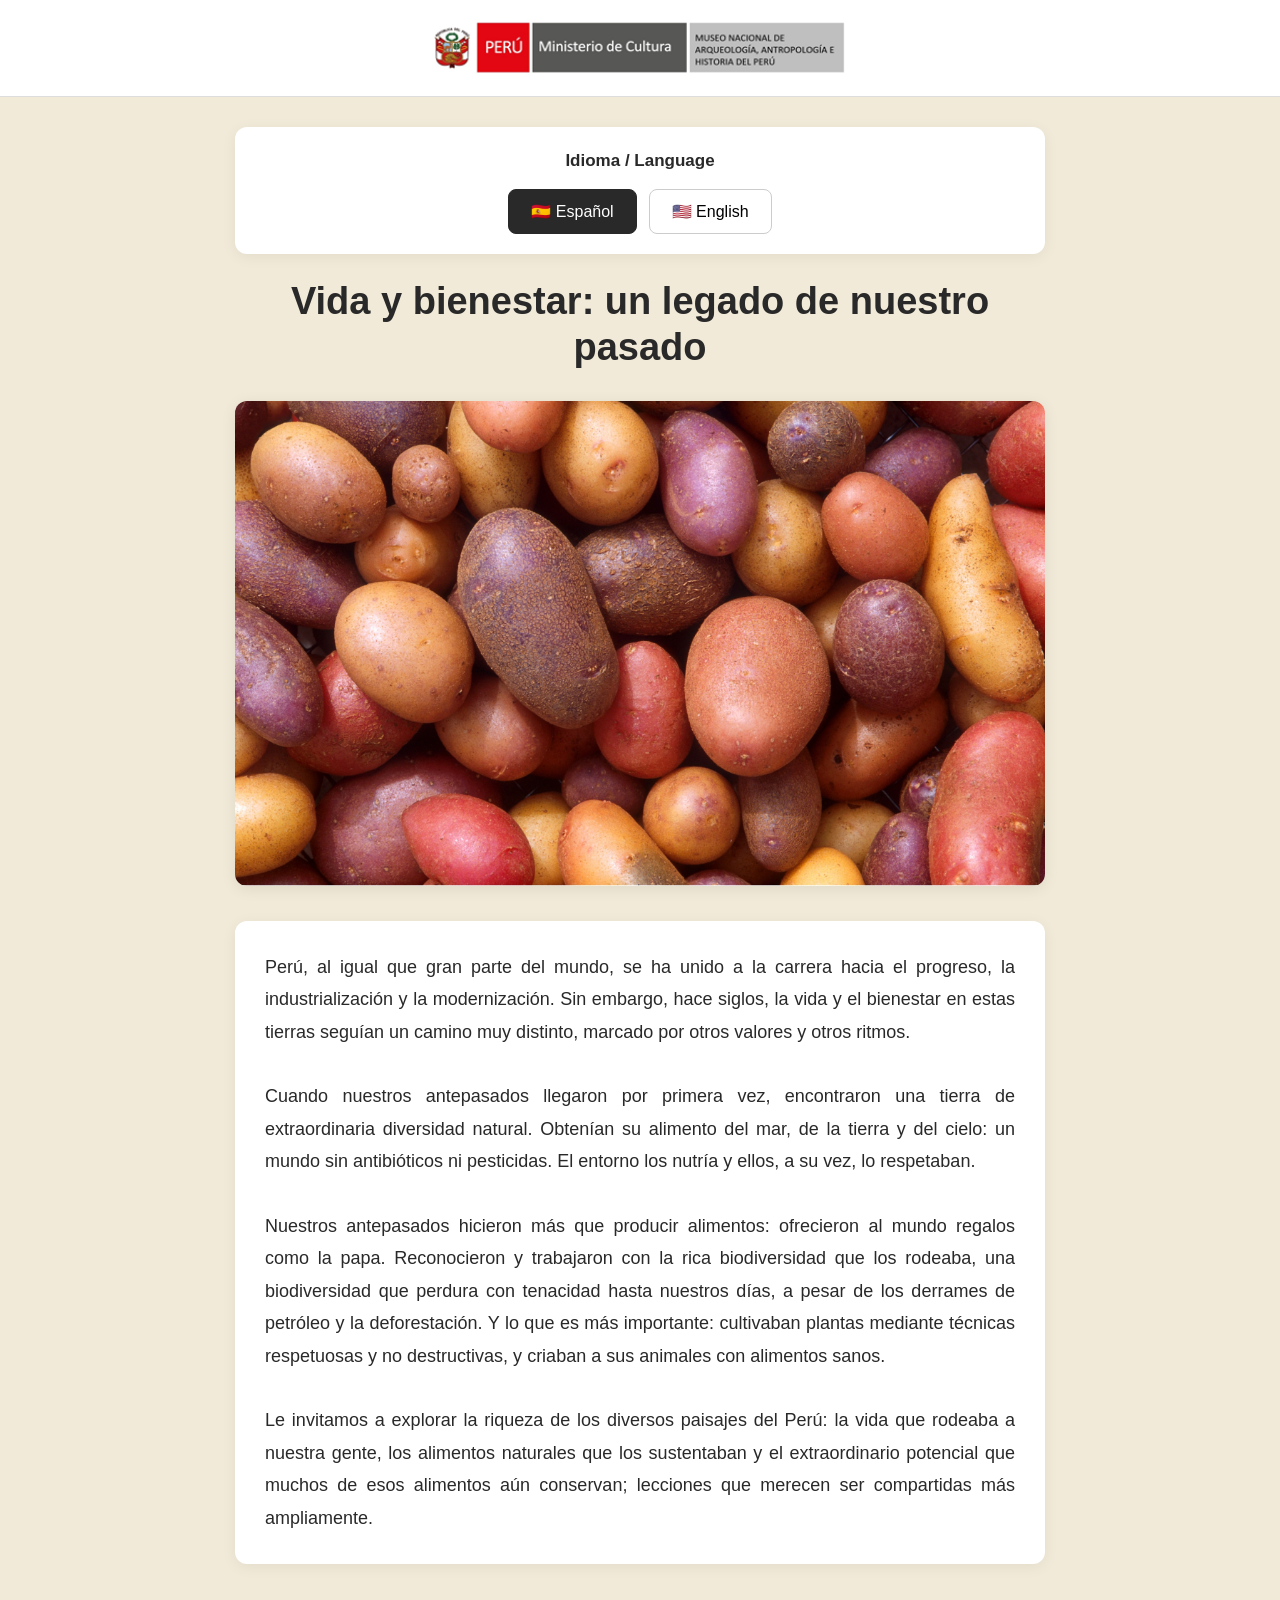
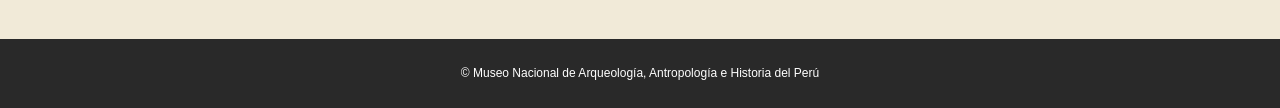
<file: panel.html>
<!DOCTYPE html>
<html lang="es">

<head>

    <meta charset="UTF-8">

    <meta 
        name="viewport" 
        content="width=device-width, initial-scale=1.0"
    >

    <meta 
        name="description" 
        content="Información digital de la exposición del museo"
    >

    <title>Exposición - Museo</title>

    <link rel="stylesheet" href="css/estilos.css">

</head>

<body>

    <header class="header">

        <img 
            src="img/logo.png"
            alt="Logo del museo"
            class="logo-header"
        >

    </header>


    <main class="contenedor">

        <!-- SELECTOR DE IDIOMA -->

        <section class="idioma-section">
            <h2>
                Idioma / Language
            </h2>
            <div class="idiomas">

                <button 
                    id="btnEspanol"
                    class="idioma-btn activo"
                    onclick="cambiarIdioma('es')"
                >
                    🇪🇸 Español
                </button>

                <button 
                    id="btnIngles"
                    class="idioma-btn"
                    onclick="cambiarIdioma('en')"
                >
                    🇺🇸 English
                </button>
            </div>
        </section>



        <!-- TÍTULO -->

        <h1 
            class="titulo-panel"
            id="tituloPanel"
        >
            Cargando...
        </h1>


        <!-- IMAGEN -->

        <div class="imagen-container">

            <img 
                id="imagenPanel"
                src=""
                alt=""
                class="imagen-panel"
            >

        </div>

        <!-- TEXTO -->

        <section class="contenido-section">

            <p 
                id="textoPanel"
                class="texto-panel"
            >
                Cargando información...
            </p>

        </section>

    </main>


    <footer class="footer">

        <p>
            © Museo Nacional de Arqueología, Antropología e Historia del Perú
        </p>

    </footer>


    <script src="js/paneles.js"></script>

</body>

</html>
</file>
<file: css/estilos.css>
* {
    box-sizing: border-box;
    margin: 0;
    padding: 0;
}


body {
    font-family: Arial, Helvetica, sans-serif;
    background: #f1ead8;
    color: #292929;
    line-height: 1.6;
}


/* ============================= */
/* HEADER */
/* ============================= */

.header {
    width: 100%;
    background: white;
    padding: 18px 20px;
    border-bottom: 1px solid #ddd;
    text-align: center;
}


/* LOGO */
.logo {
    display: block;
    width: auto;
    max-width: 90%;
    height: auto;
    max-height: 120px;
    margin: 10px auto 25px;
    object-fit: contain;
}

.logo-header {
        display: block;
    width: 420px !important;
    max-width: 80vw !important;
    height: auto !important;
    max-height: 100px;
    margin: 0 auto;
    object-fit: contain;
}


/* CELULARES */
@media (max-width: 600px) {

    .header .logo-header {
        width: 320px !important;
        max-width: 80vw !important;
        height: auto !important;
        max-height: 80px;
        margin: 0 auto;
    }
}

/* ============================= */
/* CONTENEDOR */
/* ============================= */

.contenedor {
    width: 100%;
    max-width: 850px;
    margin: auto;
    padding: 30px 20px 50px;
}

/* ============================= */
/* NUMERO DEL PANEL */
/* ============================= */

.numero-panel {
    text-align: center;
    font-size: 13px;
    font-weight: bold;
    letter-spacing: 2px;
    color: #777;
    margin-bottom: 12px;
}

/* ============================= */
/* TITULO */
/* ============================= */

.titulo-panel {
    font-size: 38px;
    line-height: 1.2;
    text-align: center;
    margin-bottom: 30px;
    font-weight: 700;
}


/* ============================= */
/* IMAGEN */
/* ============================= */

.imagen-container {
    width: 100%;
    margin-bottom: 35px;
    background: white;
    border-radius: 12px;
    overflow: hidden;
    box-shadow: 0 3px 15px rgba(0,0,0,0.08);
}


.imagen-panel {
    display: block;
    width: 100%;
    height: auto;
    max-height: 600px;
    object-fit: contain;
}


/* ============================= */
/* IDIOMA */
/* ============================= */

.idioma-section {
    background: white;
    border-radius: 12px;
    padding: 20px;
    margin-bottom: 25px;
    box-shadow: 0 3px 15px rgba(0,0,0,0.06);
}


.idioma-section h2 {
    text-align: center;
    font-size: 17px;
    margin-bottom: 15px;
}


.idiomas {
    display: flex;
    justify-content: center;
    gap: 12px;
}


.idioma-btn {
    border: 1px solid #ccc;
    background: white;
    padding: 12px 22px;
    border-radius: 8px;
    font-size: 16px;
    cursor: pointer;
    transition: all 0.2s ease;
}


.idioma-btn:hover {
    background: #f1f1f1;
}


.idioma-btn.activo {
    background: #292929;
    color: white;
    border-color: #292929;
}


/* ============================= */
/* TEXTO */
/* ============================= */

.contenido-section {
    background: white;
    padding: 30px;
    border-radius: 12px;
    margin-bottom: 25px;
    box-shadow: 0 3px 15px rgba(0,0,0,0.06);
}


.texto-panel {
    font-size: 18px;
    line-height: 1.8;
    white-space: pre-line;
     text-align: justify;
}


/* ============================= */
/* AUDIO */
/* ============================= */

.audio-section {
    background: white;
    border-radius: 12px;
    padding: 25px;
    margin-bottom: 30px;
    box-shadow: 0 3px 15px rgba(0,0,0,0.06);
}


.audio-titulo {
    display: flex;
    align-items: center;
    gap: 15px;
    margin-bottom: 18px;
}


.icono-audio {
    font-size: 35px;
}


.audio-titulo h2 {
    font-size: 21px;
}


.audio-titulo p {
    color: #777;
    font-size: 14px;
}


#audioPanel {
    width: 100%;
}


.controles-audio {
    display: flex;
    gap: 10px;
    flex-wrap: wrap;
}


.audio-btn {
    border: 1px solid #ccc;
    background: white;
    padding: 12px 18px;
    border-radius: 8px;
    cursor: pointer;
    font-size: 15px;
}


.audio-btn:hover {
    background: #f1f1f1;
}


.audio-btn.principal {
    background: #292929;
    color: white;
    border-color: #292929;
}


.audio-btn:disabled {
    opacity: 0.5;
    cursor: not-allowed;
}


@media (max-width: 600px) {

    .controles-audio {
        flex-direction: column;
    }

    .audio-btn {
        width: 100%;
    }

}




/* ============================= */
/* NAVEGACIÓN */
/* ============================= */

.navegacion-panel {
    display: flex;
    justify-content: space-between;
    align-items: center;
    gap: 15px;
}


.nav-btn {
    border: none;
    background: #292929;
    color: white;
    padding: 12px 20px;
    border-radius: 8px;
    cursor: pointer;
    font-size: 15px;
}


.nav-btn:hover {
    opacity: 0.85;
}


.nav-btn:disabled {
    background: #ccc;
    cursor: not-allowed;
}


.contador {
    font-weight: bold;
    color: #666;
}


/* ============================= */
/* FOOTER */
/* ============================= */

.footer {
    text-align: center;
    padding: 25px 20px;
    background: #292929;
    color: white;
    font-size: 12px;
}


/* ============================= */
/* PAGINA INICIO */
/* ============================= */

.inicio {
    max-width: 900px;
    margin: auto;
    padding: 60px 20px;
    text-align: center;
}


.inicio .logo {
    width: auto;
    max-width: min(220px, 85vw);
    height: auto;
    max-height: 120px;
    margin: 0 auto 30px;
    object-fit: contain;
}


.inicio h1 {
    font-size: 42px;
    margin-bottom: 10px;
}


.subtitulo {
    color: #666;
    margin-bottom: 40px;
}


.paneles-grid {
    display: grid;
    grid-template-columns: repeat(3, 1fr);
    gap: 18px;
}


.panel-card {
    text-decoration: none;
    color: #292929;
    background: white;
    padding: 30px 15px;
    border-radius: 12px;
    box-shadow: 0 3px 15px rgba(0,0,0,0.07);
    transition: transform 0.2s;
}


.panel-card:hover {
    transform: translateY(-4px);
}


.panel-card span {
    display: block;
    font-size: 13px;
    color: #888;
    margin-bottom: 5px;
}


.panel-card strong {
    font-size: 18px;
}


/* ============================= */
/* MOVIL */
/* ============================= */

@media (max-width: 600px) {

    .contenedor {
        padding: 20px 15px 40px;
    }


    .titulo-panel {
        font-size: 29px;
    }


    .texto-panel {
        font-size: 17px;
        text-align: justify;
    }


    .contenido-section {
        padding: 22px;
    }


    .idiomas {
        flex-direction: column;
    }


    .idioma-btn {
        width: 100%;
    }


    .navegacion-panel {
        flex-wrap: wrap;
    }


    .nav-btn {
        flex: 1;
    }


    .contador {
        width: 100%;
        order: -1;
        text-align: center;
        margin-bottom: 10px;
    }


    .paneles-grid {
        grid-template-columns: repeat(2, 1fr);
    }


    .inicio h1 {
        font-size: 32px;
    }

}
</file>
